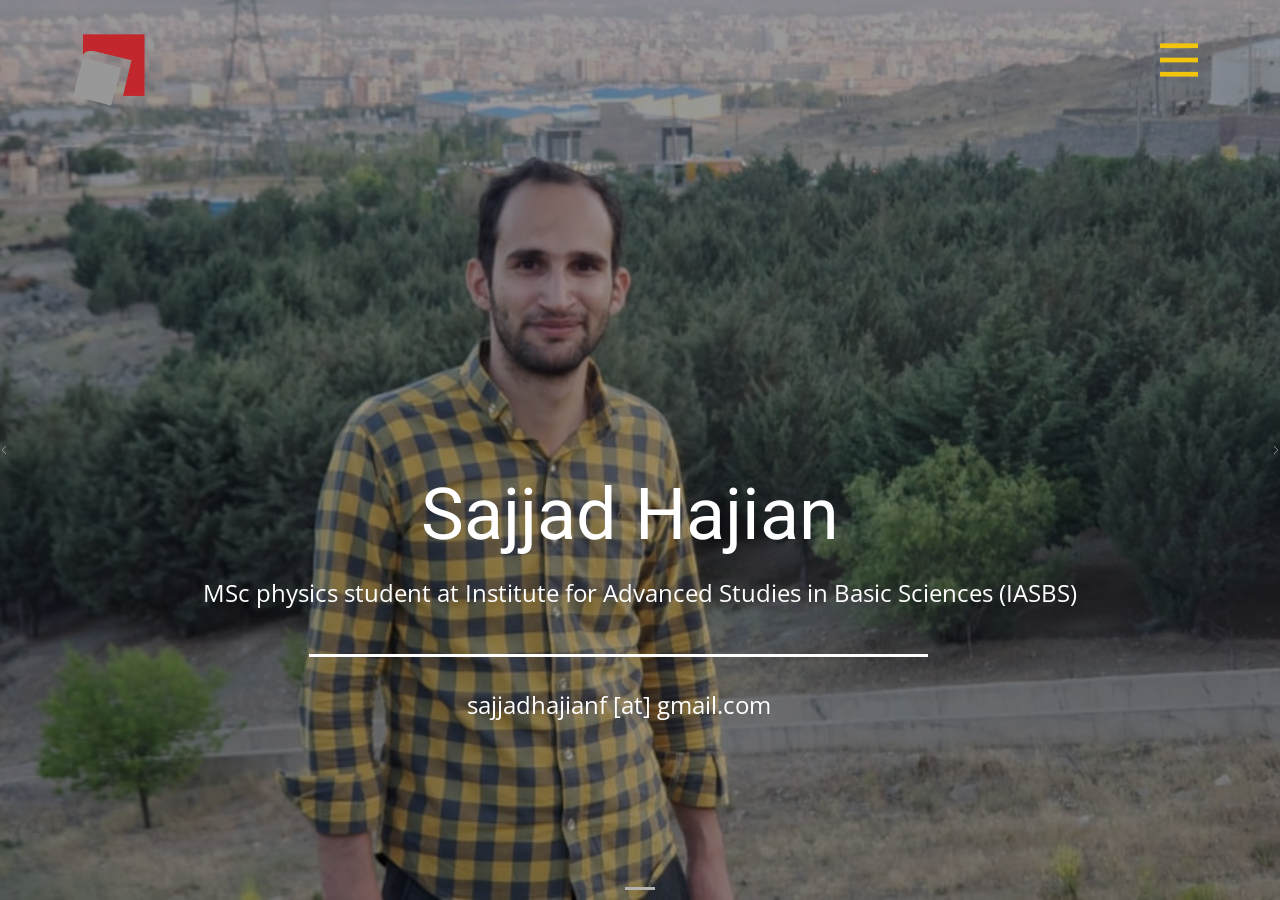
<file: index.html>
<!DOCTYPE html>
<html style="font-size: 16px;" lang="en">
<head>
    <meta name="viewport" content="width=device-width, initial-scale=1.0">
    <meta charset="utf-8">
    <meta name="keywords" content="INTUITIVE, fr45tg5, Wind power is the energy, GradientFill">
    <meta name="description" content="">
    <title>Sajjad Hajian | Home</title>
    <link rel="stylesheet" href="style/nicepage.css" media="screen">
    <link rel="stylesheet" href="style/Home.css" media="screen">
    <script class="u-script" type="text/javascript" src="script/jquery.js" defer=""></script>
    <script class="u-script" type="text/javascript" src="script/nicepage.js" defer=""></script>
    <link id="u-theme-google-font" rel="stylesheet"
          href="https://fonts.googleapis.com/css?family=Roboto:100,100i,300,300i,400,400i,500,500i,700,700i,900,900i|Open+Sans:300,300i,400,400i,500,500i,600,600i,700,700i,800,800i">


    <script type="application/ld+json">{
        "@context": "http://schema.org",
        "@type": "Organization",
        "name": "",
        "logo": "images/iasbs_logo.png"
    }</script>
    <meta name="theme-color" content="#478ac9">
    <meta property="og:title" content="Home">
    <meta property="og:type" content="website">
</head>
<body class="u-body u-overlap u-xl-mode" data-lang="en">
<header class="u-header" id="sec-ec5f" data-animation-name="" data-animation-duration="0" data-animation-delay="0"
        data-animation-direction="">
    <div class="u-clearfix u-sheet u-sheet-1">
        <a href="https://nicepage.com" class="u-image u-logo u-image-1" data-image-width="2163"
           data-image-height="2194">
            <img src="images/iasbs_logo.png" class="u-logo-image u-logo-image-1" data-image-width="80">
        </a>
        <nav data-position="" class="u-align-right u-menu u-menu-hamburger u-offcanvas u-menu-1"
             data-responsive-from="XL">
            <div class="menu-collapse" style="font-size: 1rem; letter-spacing: 0px; font-weight: 700;">
                <a class="u-button-style u-custom-active-border-color u-custom-active-color u-custom-border u-custom-border-color u-custom-borders u-custom-color u-custom-hover-border-color u-custom-left-right-menu-spacing u-custom-padding-bottom u-custom-text-active-color u-custom-text-color u-custom-text-hover-color u-custom-top-bottom-menu-spacing u-nav-link u-text-palette-3-base"
                   href="#" style="padding: 11px 12px; font-size: calc(1em + 22px);">
                    <svg class="u-svg-link" viewBox="0 0 24 24">
                        <use xmlns:xlink="http://www.w3.org/1999/xlink" xlink:href="#menu-hamburger"></use>
                    </svg>
                    <svg class="u-svg-content" version="1.1" id="menu-hamburger" viewBox="0 0 16 16" x="0px" y="0px"
                         xmlns:xlink="http://www.w3.org/1999/xlink" xmlns="http://www.w3.org/2000/svg">
                        <g>
                            <rect y="1" width="16" height="2"></rect>
                            <rect y="7" width="16" height="2"></rect>
                            <rect y="13" width="16" height="2"></rect>
                        </g>
                    </svg>
                </a>
            </div>
            <div class="u-custom-menu u-nav-container">
                <ul class="u-nav u-spacing-20 u-unstyled u-nav-1">
                    <li class="u-nav-item"><a
                            class="u-active-white u-border-active-palette-1-base u-border-hover-palette-1-base u-button-style u-nav-link u-palette-3-base u-text-active-palette-3-base u-text-hover-palette-3-base u-text-palette-3-base"
                            href="#" style="padding: 18px 28px;">Home</a>
                    </li>
                    <li class="u-nav-item"><a
                            class="u-active-white u-border-active-palette-1-base u-border-hover-palette-1-base u-button-style u-nav-link u-palette-3-base u-text-active-palette-3-base u-text-hover-palette-3-base u-text-palette-3-base"
                            style="padding: 18px 28px;">MSc Thesis</a>
                    </li>
                    <li class="u-nav-item"><a
                            class="u-active-white u-border-active-palette-1-base u-border-hover-palette-1-base u-button-style u-nav-link u-palette-3-base u-text-active-palette-3-base u-text-hover-palette-3-base u-text-palette-3-base"
                            style="padding: 18px 28px;">Research Interests</a>
                    </li>
                    <li class="u-nav-item"><a
                            class="u-active-white u-border-active-palette-1-base u-border-hover-palette-1-base u-button-style u-nav-link u-palette-3-base u-text-active-palette-3-base u-text-hover-palette-3-base u-text-palette-3-base"
                            style="padding: 18px 28px;">My Skills</a>
                    </li>
                    <li class="u-nav-item"><a
                            class="u-active-white u-border-active-palette-1-base u-border-hover-palette-1-base u-button-style u-nav-link u-palette-3-base u-text-active-palette-3-base u-text-hover-palette-3-base u-text-palette-3-base"
                            style="padding: 18px 28px;">Contact</a>
                    </li>
                </ul>
            </div>
            <div class="u-custom-menu u-nav-container-collapse">
                <div class="u-black u-container-style u-inner-container-layout u-opacity u-opacity-95 u-sidenav">
                    <div class="u-inner-container-layout u-sidenav-overflow">
                        <div class="u-menu-close"></div>
                        <ul class="u-align-center u-nav u-popupmenu-items u-unstyled u-nav-2">
<!--                            <li class="u-nav-item"><a class="u-button-style u-nav-link" href="">Home</a>-->
<!--                            </li>-->
                            <li class="u-nav-item"><a class="u-button-style u-nav-link" href="about_me.html">About Me</a>
                            </li>
                            <li class="u-nav-item"><a class="u-button-style u-nav-link" href="my_thesis_abstract.html">MSc Thesis</a>
                            </li>
                            <li class="u-nav-item"><a class="u-button-style u-nav-link" href="my_research_interests.html">Research Interests</a>
                            </li>
                            <li class="u-nav-item"><a class="u-button-style u-nav-link" href="my_skills.html">My Skills</a>
                            </li>
                            <li class="u-nav-item"><a class="u-button-style u-nav-link" href="contact.html">Contact</a>
                            </li>
                        </ul>
                    </div>
                </div>
                <div class="u-black u-menu-overlay u-opacity u-opacity-70"></div>
            </div>
        </nav>
    </div>
</header>
<section class="u-carousel u-slide u-block-f35d-1" id="carousel_2c98" data-interval="5000" data-u-ride="carousel">
    <ol class="u-absolute-hcenter u-carousel-indicators u-block-f35d-2">
        <li data-u-target="#carousel_2c98" class="u-active u-grey-30" data-u-slide-to="0"></li>
    </ol>
    <div class="u-carousel-inner" role="listbox">
        <div class="u-active u-align-center u-carousel-item u-clearfix u-image u-shading u-section-1-1" src=""
             data-image-width="1280" data-image-height="622">
            <div class="u-clearfix u-sheet u-sheet-1">
                <h1 class="u-text u-text-default u-title u-text-1">Sajjad Hajian</h1>
                <p class="u-large-text u-text u-text-variant u-text-2">MSc physics student at&nbsp;Institute for
                    Advanced Studies in Basic Sciences (IASBS)</p>
                <div class="u-border-3 u-border-white u-line u-line-horizontal u-line-1"></div>
                <p class="u-text u-text-3">
                    <a href="mailto:sajjadhajianf@gmail.com"
                       class="u-active-none u-border-none u-btn u-button-link u-button-style u-hover-none u-none u-text-body-alt-color u-btn-1">sajjadhajianf
                        [at] gmail.com</a>
                </p>
            </div>
        </div>
    </div>
    <a class="u-absolute-vcenter u-carousel-control u-carousel-control-prev u-text-grey-30 u-block-f35d-3"
       href="#carousel_2c98" role="button" data-u-slide="prev">
        <span aria-hidden="true">
          <svg class="u-svg-link" viewBox="0 0 477.175 477.175"><path d="M145.188,238.575l215.5-215.5c5.3-5.3,5.3-13.8,0-19.1s-13.8-5.3-19.1,0l-225.1,225.1c-5.3,5.3-5.3,13.8,0,19.1l225.1,225
                    c2.6,2.6,6.1,4,9.5,4s6.9-1.3,9.5-4c5.3-5.3,5.3-13.8,0-19.1L145.188,238.575z"></path></svg>
        </span>
        <span class="sr-only">Previous</span>
    </a>
    <a class="u-absolute-vcenter u-carousel-control u-carousel-control-next u-text-grey-30 u-block-f35d-4"
       href="#carousel_2c98" role="button" data-u-slide="next">
        <span aria-hidden="true">
          <svg class="u-svg-link" viewBox="0 0 477.175 477.175"><path d="M360.731,229.075l-225.1-225.1c-5.3-5.3-13.8-5.3-19.1,0s-5.3,13.8,0,19.1l215.5,215.5l-215.5,215.5
                    c-5.3,5.3-5.3,13.8,0,19.1c2.6,2.6,6.1,4,9.5,4c3.4,0,6.9-1.3,9.5-4l225.1-225.1C365.931,242.875,365.931,234.275,360.731,229.075z"></path></svg>
        </span>
        <span class="sr-only">Next</span>
    </a>
</section>

</body>
</html>
</file>
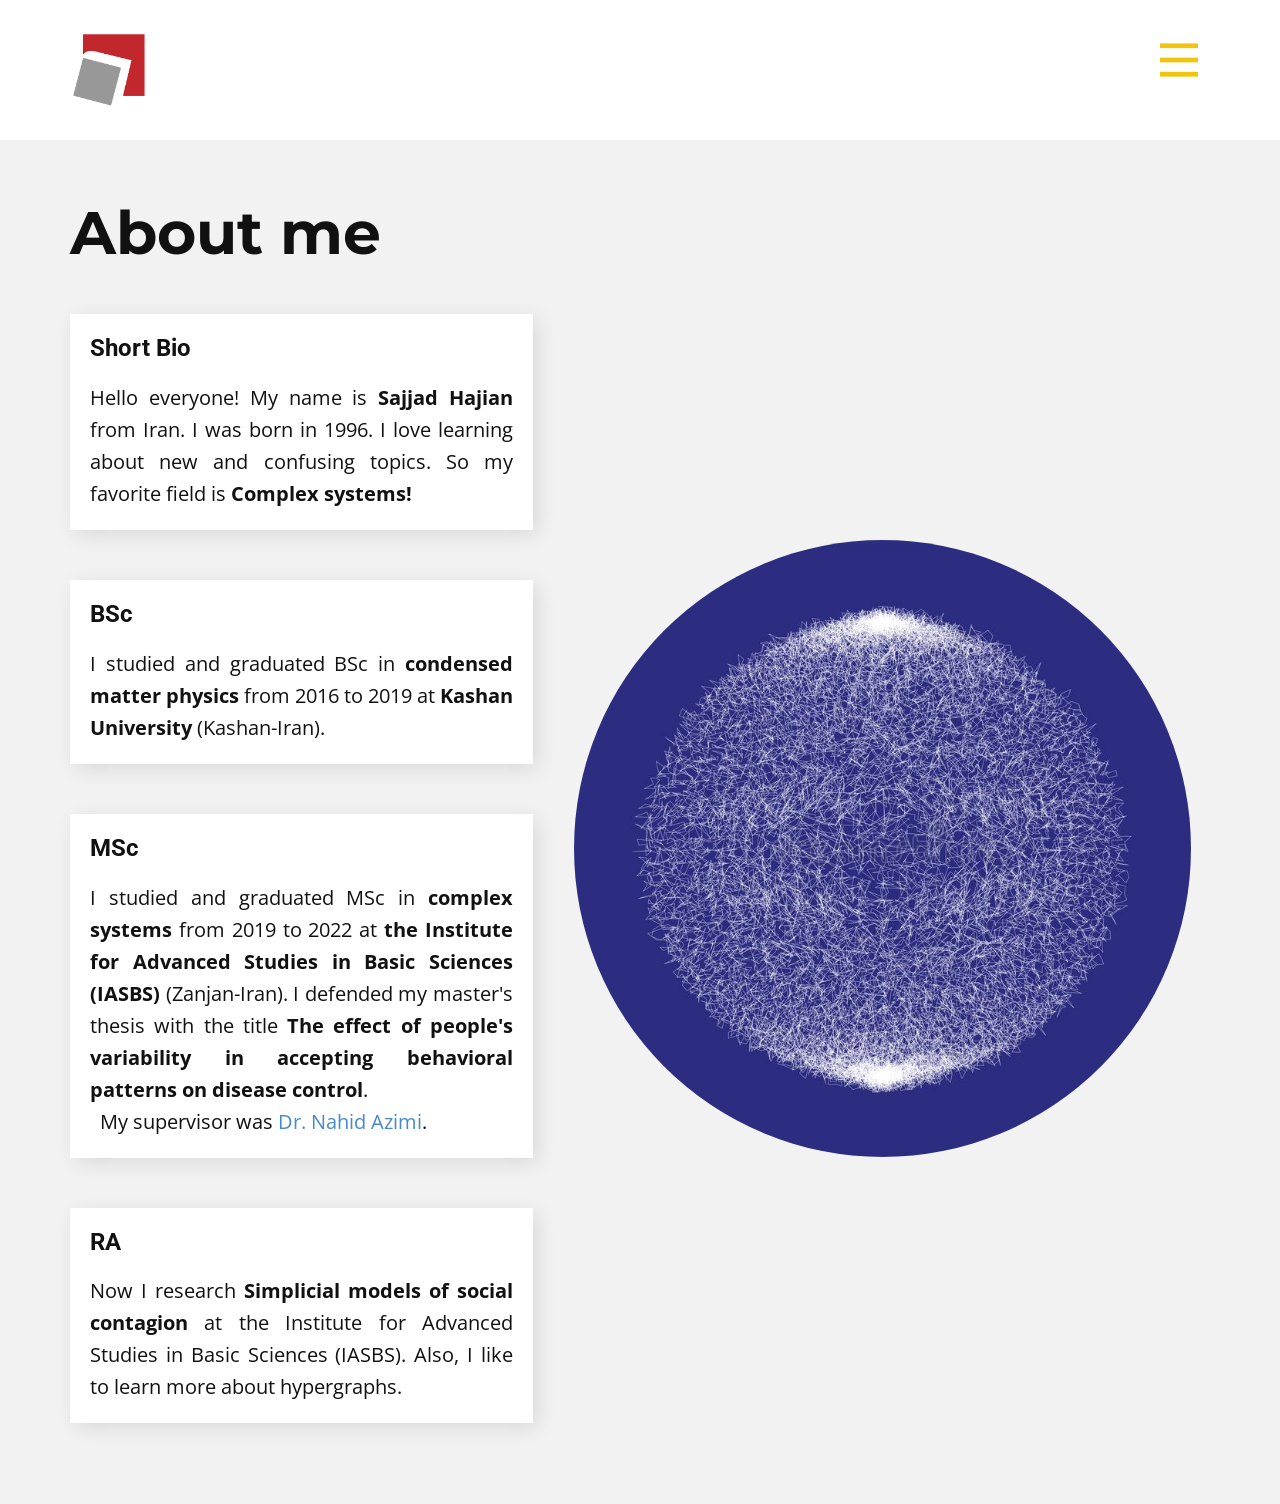
<file: about_me.html>
<!DOCTYPE html>
<html style="font-size: 16px;" lang="en">
<head>
    <meta name="viewport" content="width=device-width, initial-scale=1.0">
    <meta charset="utf-8">
    <meta name="keywords" content="​About me">
    <meta name="description" content="">
    <title>Sajjad Hajian | About Me</title>
    <link rel="stylesheet" href="style/nicepage.css" media="screen">
    <link rel="stylesheet" href="style/About-me.css" media="screen">
    <script class="u-script" type="text/javascript" src="script/jquery.js" defer=""></script>
    <script class="u-script" type="text/javascript" src="script/nicepage.js" defer=""></script>

    <link id="u-theme-google-font" rel="stylesheet"
          href="https://fonts.googleapis.com/css?family=Roboto:100,100i,300,300i,400,400i,500,500i,700,700i,900,900i|Open+Sans:300,300i,400,400i,500,500i,600,600i,700,700i,800,800i">
    <link id="u-page-google-font" rel="stylesheet"
          href="https://fonts.googleapis.com/css?family=Montserrat:100,100i,200,200i,300,300i,400,400i,500,500i,600,600i,700,700i,800,800i,900,900i">


    <script type="application/ld+json">{
        "@context": "http://schema.org",
        "@type": "Organization",
        "name": "",
        "logo": "images/iasbs_logo.png"
    }</script>
    <meta name="theme-color" content="#478ac9">
    <meta property="og:title" content="Page 1">
    <meta property="og:type" content="website">
</head>
<body class="u-body u-xl-mode" data-lang="en">
<header class="u-header" id="sec-ec5f" data-animation-name="" data-animation-duration="0" data-animation-delay="0"
        data-animation-direction="">
    <div class="u-clearfix u-sheet u-sheet-1">
        <a href="https://nicepage.com" class="u-image u-logo u-image-1" data-image-width="2163"
           data-image-height="2194">
            <img src="images/iasbs_logo.png" class="u-logo-image u-logo-image-1" data-image-width="80">
        </a>
        <nav data-position="" class="u-align-right u-menu u-menu-hamburger u-offcanvas u-menu-1"
             data-responsive-from="XL">
            <div class="menu-collapse" style="font-size: 1rem; letter-spacing: 0px; font-weight: 700;">
                <a class="u-button-style u-custom-active-border-color u-custom-active-color u-custom-border u-custom-border-color u-custom-borders u-custom-color u-custom-hover-border-color u-custom-left-right-menu-spacing u-custom-padding-bottom u-custom-text-active-color u-custom-text-color u-custom-text-hover-color u-custom-top-bottom-menu-spacing u-nav-link u-text-palette-3-base"
                   href="#" style="padding: 11px 12px; font-size: calc(1em + 22px);">
                    <svg class="u-svg-link" viewBox="0 0 24 24">
                        <use xmlns:xlink="http://www.w3.org/1999/xlink" xlink:href="#menu-hamburger"></use>
                    </svg>
                    <svg class="u-svg-content" version="1.1" id="menu-hamburger" viewBox="0 0 16 16" x="0px" y="0px"
                         xmlns:xlink="http://www.w3.org/1999/xlink" xmlns="http://www.w3.org/2000/svg">
                        <g>
                            <rect y="1" width="16" height="2"></rect>
                            <rect y="7" width="16" height="2"></rect>
                            <rect y="13" width="16" height="2"></rect>
                        </g>
                    </svg>
                </a>
            </div>
            <div class="u-custom-menu u-nav-container">
                <ul class="u-nav u-spacing-20 u-unstyled u-nav-1">
                    <li class="u-nav-item"><a
                            class="u-active-white u-border-active-palette-1-base u-border-hover-palette-1-base u-button-style u-nav-link u-palette-3-base u-text-active-palette-3-base u-text-hover-palette-3-base u-text-palette-3-base"
                            href="#" style="padding: 18px 28px;">Home</a>
                    </li>
                    <li class="u-nav-item"><a
                            class="u-active-white u-border-active-palette-1-base u-border-hover-palette-1-base u-button-style u-nav-link u-palette-3-base u-text-active-palette-3-base u-text-hover-palette-3-base u-text-palette-3-base"
                            style="padding: 18px 28px;">MSc Thesis</a>
                    </li>
                    <li class="u-nav-item"><a
                            class="u-active-white u-border-active-palette-1-base u-border-hover-palette-1-base u-button-style u-nav-link u-palette-3-base u-text-active-palette-3-base u-text-hover-palette-3-base u-text-palette-3-base"
                            style="padding: 18px 28px;">Research Interests</a>
                    </li>
                    <li class="u-nav-item"><a
                            class="u-active-white u-border-active-palette-1-base u-border-hover-palette-1-base u-button-style u-nav-link u-palette-3-base u-text-active-palette-3-base u-text-hover-palette-3-base u-text-palette-3-base"
                            style="padding: 18px 28px;">My Skills</a>
                    </li>
                    <li class="u-nav-item"><a
                            class="u-active-white u-border-active-palette-1-base u-border-hover-palette-1-base u-button-style u-nav-link u-palette-3-base u-text-active-palette-3-base u-text-hover-palette-3-base u-text-palette-3-base"
                            style="padding: 18px 28px;">Contact</a>
                    </li>
                </ul>
            </div>
            <div class="u-custom-menu u-nav-container-collapse">
                <div class="u-black u-container-style u-inner-container-layout u-opacity u-opacity-95 u-sidenav">
                    <div class="u-inner-container-layout u-sidenav-overflow">
                        <div class="u-menu-close"></div>
                        <ul class="u-align-center u-nav u-popupmenu-items u-unstyled u-nav-2">
                            <li class="u-nav-item"><a class="u-button-style u-nav-link" href="home.html">Home</a>
                            </li>
<!--                            <li class="u-nav-item"><a class="u-button-style u-nav-link" href="about_me.html">About Me</a>-->
<!--                            </li>-->
                            <li class="u-nav-item"><a class="u-button-style u-nav-link" href="my_thesis_abstract.html">MSc Thesis</a>
                            </li>
                            <li class="u-nav-item"><a class="u-button-style u-nav-link" href="my_research_interests.html">Research Interests</a>
                            </li>
                            <li class="u-nav-item"><a class="u-button-style u-nav-link" href="my_skills.html">My Skills</a>
                            </li>
                            <li class="u-nav-item"><a class="u-button-style u-nav-link" href="contact.html">Contact</a>
                            </li>
                        </ul>
                    </div>
                </div>
                <div class="u-black u-menu-overlay u-opacity u-opacity-70"></div>
            </div>
        </nav>
    </div>
</header>
<section
        class="u-align-left u-clearfix u-container-align-center-md u-container-align-center-sm u-container-align-center-xs u-grey-5 u-section-1"
        id="carousel_4441">
    <div class="u-clearfix u-sheet u-sheet-1">
        <h2 class="u-align-center-md u-align-center-sm u-align-center-xs u-custom-font u-font-montserrat u-text u-text-1">
            About me</h2>
        <div class="u-expanded-width-md u-expanded-width-sm u-expanded-width-xs u-list u-list-1">
            <div class="u-repeater u-repeater-1">
                <div class="u-container-style u-list-item u-repeater-item u-white u-list-item-1">
                    <div class="u-container-layout u-similar-container u-valign-bottom u-container-layout-1">
                        <h4 class="u-align-left u-text u-text-2"> Short Bio</h4>
                        <p class="u-align-justify u-text u-text-default u-text-3">Hello everyone! My name is <span
                                style="font-weight: 700;">Sajjad Hajian</span> from Iran. I was born in 1996. I love
                            learning about new and confusing topics. So my favorite field is<span
                                    style="font-weight: 700;"> Complex systems!</span>
                        </p>
                    </div>
                </div>
                <div class="u-container-style u-list-item u-repeater-item u-video-cover u-white u-list-item-2">
                    <div class="u-container-layout u-similar-container u-valign-bottom u-container-layout-2">
                        <h4 class="u-align-left u-text u-text-4"> BSc</h4>
                        <p class="u-align-justify u-text u-text-default u-text-5">I studied and graduated BSc in<span
                                style="font-weight: 700;">&nbsp;condensed matter physics</span>&nbsp;from 2016 to 2019
                            at&nbsp;<span style="font-weight: 700;">Kashan University</span>&nbsp;(Kashan-Iran).
                        </p>
                    </div>
                </div>
                <div class="u-container-style u-list-item u-repeater-item u-video-cover u-white u-list-item-3">
                    <div class="u-container-layout u-similar-container u-valign-bottom u-container-layout-3">
                        <h4 class="u-align-left u-text u-text-6">MSc</h4>
                        <p class="u-align-justify u-text u-text-default u-text-7"> I studied and graduated MSc in <span
                                style="font-weight: 700;">complex systems</span> from 2019 to 2022 at&nbsp;<span
                                style="font-weight: 700;">the Institute for Advanced Studies in Basic Sciences (IASBS)</span>&nbsp;(Zanjan-Iran).
                            I defended my master's thesis with the title&nbsp;<span style="font-weight: 700;">The effect of people's variability in accepting behavioral patterns on disease control</span>.<br>&nbsp;&nbsp;My
                            supervisor was&nbsp;<a
                                    href="https://scholar.google.com/citations?hl=fa&amp;user=82vnghgAAAAJ"
                                    class="u-active-none u-border-none u-btn u-button-style u-hover-none u-none u-text-palette-1-base u-btn-1">Dr.
                                Nahid Azimi</a>.
                        </p>
                    </div>
                </div>
                <div class="u-container-style u-list-item u-repeater-item u-video-cover u-white u-list-item-4">
                    <div class="u-container-layout u-similar-container u-valign-bottom u-container-layout-4">
                        <h4 class="u-align-left u-text u-text-8">RA</h4>
                        <p class="u-align-justify u-text u-text-default u-text-9">Now I research<span
                                style="font-weight: 700;">&nbsp;Simplicial models of social contagion</span>&nbsp;at the
                            Institute for Advanced Studies in Basic Sciences (IASBS). Also, I like to learn more about
                            hypergraphs.
                        </p>
                    </div>
                </div>
            </div>
        </div>
        <div class="u-image u-image-circle u-preserve-proportions u-image-1" alt="" data-image-width="800"
             data-image-height="800"></div>
    </div>
</section>


</body>
</html>
</file>
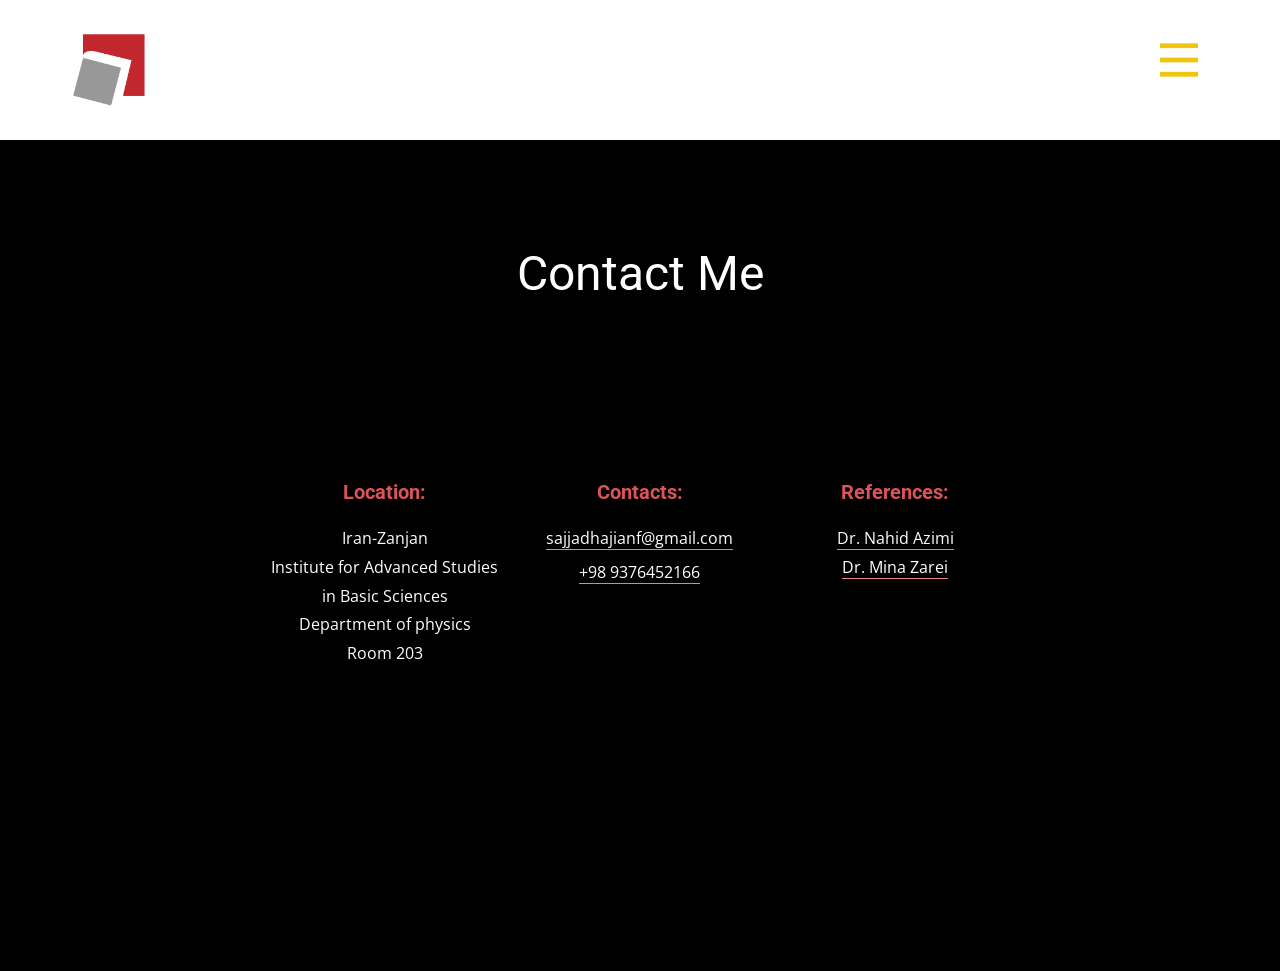
<file: contact.html>
<!DOCTYPE html>
<html style="font-size: 16px;" lang="en">
<head>
    <meta name="viewport" content="width=device-width, initial-scale=1.0">
    <meta charset="utf-8">
    <meta name="keywords" content="C​ontact Me">
    <meta name="description" content="">
    <title>Sajjad Hajian | My Skills</title>
    <link rel="stylesheet" href="style/nicepage.css" media="screen">
    <link rel="stylesheet" href="style/My-Skills.css" media="screen">
    <script class="u-script" type="text/javascript" src="script/jquery.js" defer=""></script>
    <script class="u-script" type="text/javascript" src="script/nicepage.js" defer=""></script>
    <link id="u-theme-google-font" rel="stylesheet"
          href="https://fonts.googleapis.com/css?family=Roboto:100,100i,300,300i,400,400i,500,500i,700,700i,900,900i|Open+Sans:300,300i,400,400i,500,500i,600,600i,700,700i,800,800i">


    <script type="application/ld+json">{
        "@context": "http://schema.org",
        "@type": "Organization",
        "name": "",
        "logo": "images/iasbs_logo.png"
    }</script>
    <meta name="theme-color" content="#478ac9">
    <meta property="og:title" content="My Skills">
    <meta property="og:type" content="website">
</head>
<body class="u-body u-xl-mode" data-lang="en">
<header class="u-header" id="sec-ec5f" data-animation-name="" data-animation-duration="0" data-animation-delay="0"
        data-animation-direction="">
    <div class="u-clearfix u-sheet u-sheet-1">
        <a href="https://nicepage.com" class="u-image u-logo u-image-1" data-image-width="2163"
           data-image-height="2194">
            <img src="images/iasbs_logo.png" class="u-logo-image u-logo-image-1" data-image-width="80">
        </a>
        <nav data-position="" class="u-align-right u-menu u-menu-hamburger u-offcanvas u-menu-1"
             data-responsive-from="XL">
            <div class="menu-collapse" style="font-size: 1rem; letter-spacing: 0px; font-weight: 700;">
                <a class="u-button-style u-custom-active-border-color u-custom-active-color u-custom-border u-custom-border-color u-custom-borders u-custom-color u-custom-hover-border-color u-custom-left-right-menu-spacing u-custom-padding-bottom u-custom-text-active-color u-custom-text-color u-custom-text-hover-color u-custom-top-bottom-menu-spacing u-nav-link u-text-palette-3-base"
                   href="#" style="padding: 11px 12px; font-size: calc(1em + 22px);">
                    <svg class="u-svg-link" viewBox="0 0 24 24">
                        <use xmlns:xlink="http://www.w3.org/1999/xlink" xlink:href="#menu-hamburger"></use>
                    </svg>
                    <svg class="u-svg-content" version="1.1" id="menu-hamburger" viewBox="0 0 16 16" x="0px" y="0px"
                         xmlns:xlink="http://www.w3.org/1999/xlink" xmlns="http://www.w3.org/2000/svg">
                        <g>
                            <rect y="1" width="16" height="2"></rect>
                            <rect y="7" width="16" height="2"></rect>
                            <rect y="13" width="16" height="2"></rect>
                        </g>
                    </svg>
                </a>
            </div>
            <div class="u-custom-menu u-nav-container">
                <ul class="u-nav u-spacing-20 u-unstyled u-nav-1">
                    <li class="u-nav-item"><a
                            class="u-active-white u-border-active-palette-1-base u-border-hover-palette-1-base u-button-style u-nav-link u-palette-3-base u-text-active-palette-3-base u-text-hover-palette-3-base u-text-palette-3-base"
                            href="#" style="padding: 18px 28px;">Home</a>
                    </li>
                    <li class="u-nav-item"><a
                            class="u-active-white u-border-active-palette-1-base u-border-hover-palette-1-base u-button-style u-nav-link u-palette-3-base u-text-active-palette-3-base u-text-hover-palette-3-base u-text-palette-3-base"
                            style="padding: 18px 28px;">MSc Thesis</a>
                    </li>
                    <li class="u-nav-item"><a
                            class="u-active-white u-border-active-palette-1-base u-border-hover-palette-1-base u-button-style u-nav-link u-palette-3-base u-text-active-palette-3-base u-text-hover-palette-3-base u-text-palette-3-base"
                            style="padding: 18px 28px;">Research Interests</a>
                    </li>
                    <li class="u-nav-item"><a
                            class="u-active-white u-border-active-palette-1-base u-border-hover-palette-1-base u-button-style u-nav-link u-palette-3-base u-text-active-palette-3-base u-text-hover-palette-3-base u-text-palette-3-base"
                            style="padding: 18px 28px;">My Skills</a>
                    </li>
                    <li class="u-nav-item"><a
                            class="u-active-white u-border-active-palette-1-base u-border-hover-palette-1-base u-button-style u-nav-link u-palette-3-base u-text-active-palette-3-base u-text-hover-palette-3-base u-text-palette-3-base"
                            style="padding: 18px 28px;">Contact</a>
                    </li>
                </ul>
            </div>
            <div class="u-custom-menu u-nav-container-collapse">
                <div class="u-black u-container-style u-inner-container-layout u-opacity u-opacity-95 u-sidenav">
                    <div class="u-inner-container-layout u-sidenav-overflow">
                        <div class="u-menu-close"></div>
                        <ul class="u-align-center u-nav u-popupmenu-items u-unstyled u-nav-2">
                            <li class="u-nav-item"><a class="u-button-style u-nav-link" href="home.html">Home</a>
                            </li>
                            <li class="u-nav-item"><a class="u-button-style u-nav-link" href="about_me.html">About
                                Me</a>
                            </li>
                            <li class="u-nav-item"><a class="u-button-style u-nav-link" href="my_thesis_abstract.html">MSc
                                Thesis</a>
                            </li>
                            <li class="u-nav-item"><a class="u-button-style u-nav-link"
                                                      href="my_research_interests.html">Research Interests</a>
                            </li>
                            <li class="u-nav-item"><a class="u-button-style u-nav-link" href="my_skills.html">My Skills</a>
                            </li>
<!--                            <li class="u-nav-item"><a class="u-button-style u-nav-link" href="#">Contact</a>-->
<!--                            </li>-->
                        </ul>
                    </div>
                </div>
                <div class="u-black u-menu-overlay u-opacity u-opacity-70"></div>
            </div>
        </nav>
    </div>
</header>
<section class="u-align-center u-black u-clearfix u-container-align-center u-section-2" id="carousel_4f79">
    <div class="u-clearfix u-sheet u-valign-middle-md u-valign-middle-sm u-valign-middle-xs u-sheet-1">
        <h2 class="u-align-center u-text u-text-1">C​ontact Me</h2>
        <div class="u-expanded-width-md u-expanded-width-sm u-expanded-width-xs u-list u-list-1">
            <div class="u-repeater u-repeater-1">
                <div class="u-container-align-center u-container-style u-list-item u-repeater-item">
                    <div class="u-container-layout u-similar-container u-valign-top u-container-layout-1">
                        <h6 class="u-align-center u-text u-text-default u-text-palette-2-base u-text-2"> Location:</h6>
                        <p class="u-align-center u-text u-text-body-alt-color u-text-3">Iran-Zanjan<br>Institute for
                            Advanced Studies in Basic Sciences<br>Department of physics<br>Room 203
                        </p>
                    </div>
                </div>
                <div class="u-container-align-center u-container-style u-list-item u-repeater-item">
                    <div class="u-container-layout u-similar-container u-valign-top u-container-layout-2">
                        <h6 class="u-align-center u-text u-text-default u-text-palette-2-base u-text-4">Contacts:</h6>
                        <p class="u-align-center u-text u-text-body-alt-color u-text-5">
                            <a href="mailto:sajjadhajianf@gmail.com"
                               class="u-active-none u-border-1 u-border-active-palette-2-base u-border-hover-palette-2-base u-border-no-left u-border-no-right u-border-no-top u-border-palette-2-light-1 u-btn u-button-link u-button-style u-hover-none u-none u-text-body-alt-color u-btn-1"
                               data-animation-name="" data-animation-duration="0" data-animation-delay="0"
                               data-animation-direction="">sajjadhajianf@gmail.com</a>
                            <br>
                            <a href="tel:+98 9376452166"
                               class="u-active-none u-border-1 u-border-active-palette-2-base u-border-hover-palette-2-base u-border-no-left u-border-no-right u-border-no-top u-border-palette-2-light-1 u-btn u-button-link u-button-style u-hover-none u-none u-text-body-alt-color u-btn-2"
                               data-animation-name="" data-animation-duration="0" data-animation-delay="0"
                               data-animation-direction="">+98 9376452166<span style="font-size: 1.25rem;"></span>
                            </a>
                        </p>
                    </div>
                </div>
                <div class="u-container-align-center u-container-style u-list-item u-repeater-item">
                    <div class="u-container-layout u-similar-container u-valign-top u-container-layout-3">
                        <h6 class="u-align-center u-text u-text-default u-text-palette-2-base u-text-6">References:</h6>
                        <p class="u-align-center u-text u-text-body-alt-color u-text-7">
                            <a href="mailto:n.azimi@iasbs.ac.ir"
                               class="u-active-none u-border-1 u-border-active-palette-2-base u-border-hover-palette-2-base u-border-no-left u-border-no-right u-border-no-top u-border-palette-2-light-1 u-btn u-button-link u-button-style u-hover-none u-none u-text-body-alt-color u-btn-3"
                               target="_blank" data-animation-name="" data-animation-duration="0"
                               data-animation-delay="0" data-animation-direction="">Dr. Nahid Azimi</a>
                            <br>
                            <a href="mailto:mina.zarei@iasbs.ac.ir"
                               class="u-active-none u-border-1 u-border-active-palette-2-base u-border-hover-palette-2-base u-border-no-left u-border-no-right u-border-no-top u-border-palette-2-light-1 u-btn u-button-link u-button-style u-hover-none u-none u-text-body-alt-color u-btn-4"
                               data-animation-name="" data-animation-duration="0" data-animation-delay="0"
                               data-animation-direction="">Dr. Mina Zarei</a>
                        </p>
                    </div>
                </div>
            </div>
        </div>
    </div>
</section>

</body>
</html>
</file>
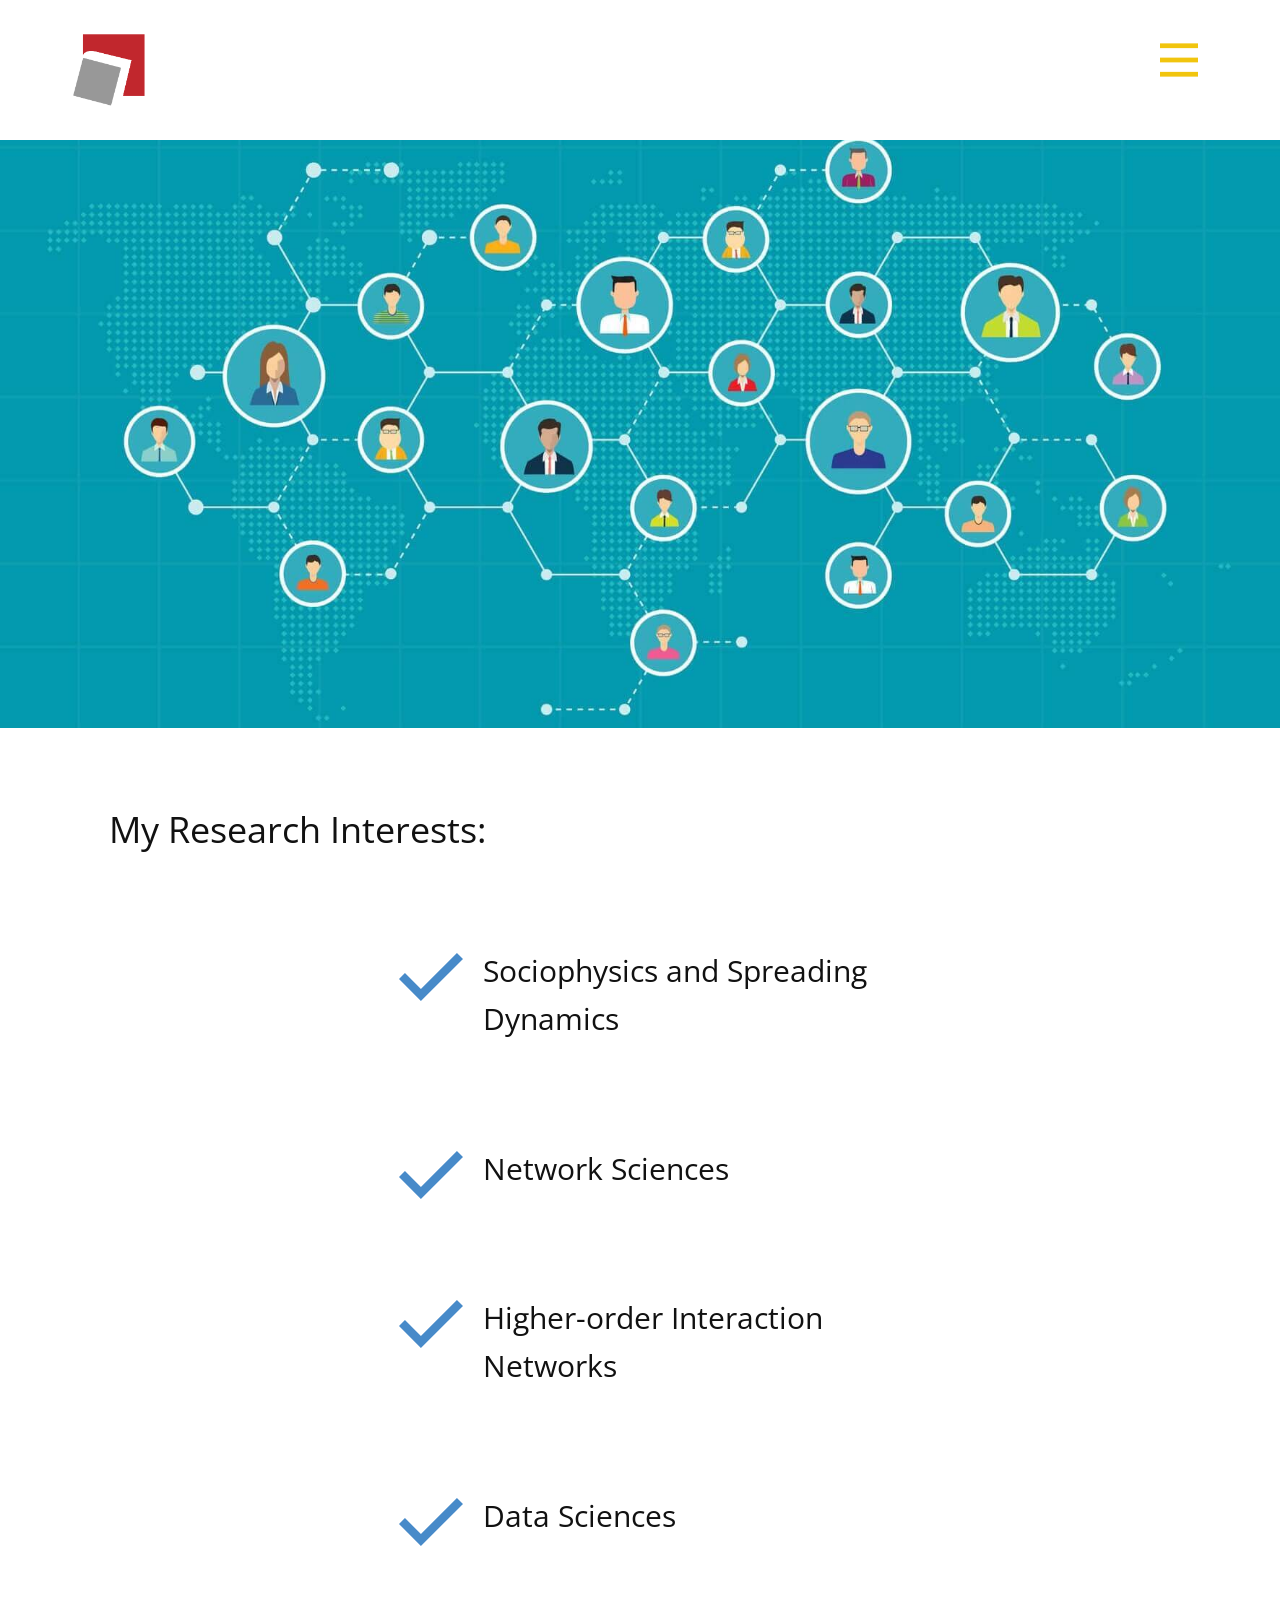
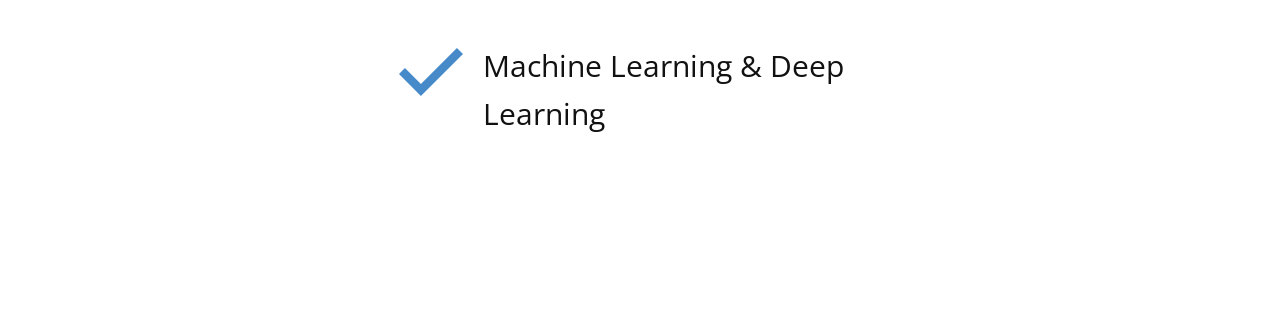
<file: my_research_interests.html>
<!DOCTYPE html>
<html style="font-size: 16px;" lang="en">
<head>
    <meta name="viewport" content="width=device-width, initial-scale=1.0">
    <meta charset="utf-8">
    <meta name="keywords" content="">
    <meta name="description" content="">
    <title>Sajjad Hajian | My Research Interests</title>
    <link rel="stylesheet" href="style/nicepage.css" media="screen">
    <link rel="stylesheet" href="style/My-Research-Interests.css" media="screen">
    <script class="u-script" type="text/javascript" src="script/jquery.js" defer=""></script>
    <script class="u-script" type="text/javascript" src="script/nicepage.js" defer=""></script>
    <link id="u-theme-google-font" rel="stylesheet"
          href="https://fonts.googleapis.com/css?family=Roboto:100,100i,300,300i,400,400i,500,500i,700,700i,900,900i|Open+Sans:300,300i,400,400i,500,500i,600,600i,700,700i,800,800i">


    <script type="application/ld+json">{
        "@context": "http://schema.org",
        "@type": "Organization",
        "name": "",
        "logo": "images/iasbs_logo.png"
    }</script>
    <meta name="theme-color" content="#478ac9">
    <meta property="og:title" content="My Research Interests">
    <meta property="og:type" content="website">
</head>
<body class="u-body u-xl-mode" data-lang="en">
<header class="u-header" id="sec-ec5f" data-animation-name="" data-animation-duration="0" data-animation-delay="0"
        data-animation-direction="">
    <div class="u-clearfix u-sheet u-sheet-1">
        <a href="https://nicepage.com" class="u-image u-logo u-image-1" data-image-width="2163"
           data-image-height="2194">
            <img src="images/iasbs_logo.png" class="u-logo-image u-logo-image-1" data-image-width="80">
        </a>
        <nav data-position="" class="u-align-right u-menu u-menu-hamburger u-offcanvas u-menu-1"
             data-responsive-from="XL">
            <div class="menu-collapse" style="font-size: 1rem; letter-spacing: 0px; font-weight: 700;">
                <a class="u-button-style u-custom-active-border-color u-custom-active-color u-custom-border u-custom-border-color u-custom-borders u-custom-color u-custom-hover-border-color u-custom-left-right-menu-spacing u-custom-padding-bottom u-custom-text-active-color u-custom-text-color u-custom-text-hover-color u-custom-top-bottom-menu-spacing u-nav-link u-text-palette-3-base"
                   href="#" style="padding: 11px 12px; font-size: calc(1em + 22px);">
                    <svg class="u-svg-link" viewBox="0 0 24 24">
                        <use xmlns:xlink="http://www.w3.org/1999/xlink" xlink:href="#menu-hamburger"></use>
                    </svg>
                    <svg class="u-svg-content" version="1.1" id="menu-hamburger" viewBox="0 0 16 16" x="0px" y="0px"
                         xmlns:xlink="http://www.w3.org/1999/xlink" xmlns="http://www.w3.org/2000/svg">
                        <g>
                            <rect y="1" width="16" height="2"></rect>
                            <rect y="7" width="16" height="2"></rect>
                            <rect y="13" width="16" height="2"></rect>
                        </g>
                    </svg>
                </a>
            </div>
            <div class="u-custom-menu u-nav-container">
                <ul class="u-nav u-spacing-20 u-unstyled u-nav-1">
                    <li class="u-nav-item"><a
                            class="u-active-white u-border-active-palette-1-base u-border-hover-palette-1-base u-button-style u-nav-link u-palette-3-base u-text-active-palette-3-base u-text-hover-palette-3-base u-text-palette-3-base"
                            href="#" style="padding: 18px 28px;">Home</a>
                    </li>
                    <li class="u-nav-item"><a
                            class="u-active-white u-border-active-palette-1-base u-border-hover-palette-1-base u-button-style u-nav-link u-palette-3-base u-text-active-palette-3-base u-text-hover-palette-3-base u-text-palette-3-base"
                            style="padding: 18px 28px;">MSc Thesis</a>
                    </li>
                    <li class="u-nav-item"><a
                            class="u-active-white u-border-active-palette-1-base u-border-hover-palette-1-base u-button-style u-nav-link u-palette-3-base u-text-active-palette-3-base u-text-hover-palette-3-base u-text-palette-3-base"
                            style="padding: 18px 28px;">Research Interests</a>
                    </li>
                    <li class="u-nav-item"><a
                            class="u-active-white u-border-active-palette-1-base u-border-hover-palette-1-base u-button-style u-nav-link u-palette-3-base u-text-active-palette-3-base u-text-hover-palette-3-base u-text-palette-3-base"
                            style="padding: 18px 28px;">My Skills</a>
                    </li>
                    <li class="u-nav-item"><a
                            class="u-active-white u-border-active-palette-1-base u-border-hover-palette-1-base u-button-style u-nav-link u-palette-3-base u-text-active-palette-3-base u-text-hover-palette-3-base u-text-palette-3-base"
                            style="padding: 18px 28px;">Contact</a>
                    </li>
                </ul>
            </div>
            <div class="u-custom-menu u-nav-container-collapse">
                <div class="u-black u-container-style u-inner-container-layout u-opacity u-opacity-95 u-sidenav">
                    <div class="u-inner-container-layout u-sidenav-overflow">
                        <div class="u-menu-close"></div>
                        <ul class="u-align-center u-nav u-popupmenu-items u-unstyled u-nav-2">
                            <li class="u-nav-item"><a class="u-button-style u-nav-link" href="home.html">Home</a>
                            </li>
                            <li class="u-nav-item"><a class="u-button-style u-nav-link" href="about_me.html">About Me</a>
                            </li>
                            <li class="u-nav-item"><a class="u-button-style u-nav-link" href="my_thesis_abstract.html">MSc Thesis</a>
                            </li>
<!--                            <li class="u-nav-item"><a class="u-button-style u-nav-link" href="my_research_interests.html">Research Interests</a>-->
<!--                            </li>-->
                            <li class="u-nav-item"><a class="u-button-style u-nav-link" href="my_skills.html">My Skills</a>
                            </li>
                            <li class="u-nav-item"><a class="u-button-style u-nav-link" href="contact.html">Contact</a>
                            </li>
                        </ul>
                    </div>
                </div>
                <div class="u-black u-menu-overlay u-opacity u-opacity-70"></div>
            </div>
        </nav>
    </div>
</header>
<section class="u-align-center u-clearfix u-container-align-center u-image u-section-1" id="sec-5ad5"
         data-image-width="1772" data-image-height="833">
    <div class="u-clearfix u-sheet u-sheet-1"></div>
</section>
<section class="u-clearfix u-section-2" id="sec-a497">
    <div class="u-clearfix u-sheet u-sheet-1">
        <p class="u-text u-text-default u-text-1">My Research Interests:</p>
        <div class="u-list u-list-1">
            <div class="u-repeater u-repeater-1">
                <div class="u-container-style u-list-item u-repeater-item">
                    <div class="u-container-layout u-similar-container u-container-layout-1"><span
                            class="u-icon u-icon-circle u-text-palette-1-base u-icon-1"><svg class="u-svg-link"
                                                                                             preserveAspectRatio="xMidYMin slice"
                                                                                             viewBox="0 0 515.556 515.556"
                                                                                             style=""><use
                            xmlns:xlink="http://www.w3.org/1999/xlink" xlink:href="#svg-0327"></use></svg><svg
                            class="u-svg-content" viewBox="0 0 515.556 515.556" id="svg-0327"><path
                            d="m0 274.226 176.549 176.886 339.007-338.672-48.67-47.997-290.337 290-128.553-128.552z"></path></svg>
            
            
          </span>
                        <p class="u-text u-text-2">Sociophysics and Spreading Dynamics</p>
                    </div>
                </div>
                <div class="u-container-style u-list-item u-repeater-item">
                    <div class="u-container-layout u-similar-container u-container-layout-2"><span
                            class="u-icon u-icon-circle u-text-palette-1-base u-icon-2"><svg class="u-svg-link"
                                                                                             preserveAspectRatio="xMidYMin slice"
                                                                                             viewBox="0 0 515.556 515.556"
                                                                                             style=""><use
                            xmlns:xlink="http://www.w3.org/1999/xlink" xlink:href="#svg-69c0"></use></svg><svg
                            class="u-svg-content" viewBox="0 0 515.556 515.556" id="svg-69c0"><path
                            d="m0 274.226 176.549 176.886 339.007-338.672-48.67-47.997-290.337 290-128.553-128.552z"></path></svg>
            
            
          </span>
                        <p class="u-text u-text-3">Network Sciences</p>
                    </div>
                </div>
                <div class="u-container-style u-list-item u-repeater-item">
                    <div class="u-container-layout u-similar-container u-container-layout-3"><span
                            class="u-icon u-icon-circle u-text-palette-1-base u-icon-3"><svg class="u-svg-link"
                                                                                             preserveAspectRatio="xMidYMin slice"
                                                                                             viewBox="0 0 515.556 515.556"
                                                                                             style=""><use
                            xmlns:xlink="http://www.w3.org/1999/xlink" xlink:href="#svg-8deb"></use></svg><svg
                            class="u-svg-content" viewBox="0 0 515.556 515.556" id="svg-8deb"><path
                            d="m0 274.226 176.549 176.886 339.007-338.672-48.67-47.997-290.337 290-128.553-128.552z"></path></svg>
            
            
          </span>
                        <p class="u-text u-text-4">Higher-order Interaction Networks</p>
                    </div>
                </div>
                <div class="u-container-style u-list-item u-repeater-item">
                    <div class="u-container-layout u-similar-container u-container-layout-4"><span
                            class="u-icon u-icon-circle u-text-palette-1-base u-icon-4"><svg class="u-svg-link"
                                                                                             preserveAspectRatio="xMidYMin slice"
                                                                                             viewBox="0 0 515.556 515.556"
                                                                                             style=""><use
                            xmlns:xlink="http://www.w3.org/1999/xlink" xlink:href="#svg-8deb"></use></svg><svg
                            class="u-svg-content" viewBox="0 0 515.556 515.556" id="svg-8deb"><path
                            d="m0 274.226 176.549 176.886 339.007-338.672-48.67-47.997-290.337 290-128.553-128.552z"></path></svg>
            
            
          </span>
                        <p class="u-text u-text-5">Data Sciences</p>
                    </div>
                </div>
                <div class="u-container-style u-list-item u-repeater-item">
                    <div class="u-container-layout u-similar-container u-container-layout-5"><span
                            class="u-icon u-icon-circle u-text-palette-1-base u-icon-5"><svg class="u-svg-link"
                                                                                             preserveAspectRatio="xMidYMin slice"
                                                                                             viewBox="0 0 515.556 515.556"
                                                                                             style=""><use
                            xmlns:xlink="http://www.w3.org/1999/xlink" xlink:href="#svg-8deb"></use></svg><svg
                            class="u-svg-content" viewBox="0 0 515.556 515.556" id="svg-8deb"><path
                            d="m0 274.226 176.549 176.886 339.007-338.672-48.67-47.997-290.337 290-128.553-128.552z"></path></svg>
            
            
          </span>
                        <p class="u-text u-text-6">Machine Learning &amp; Deep Learning</p>
                    </div>
                </div>
            </div>
        </div>
    </div>
</section>

</body>
</html>
</file>
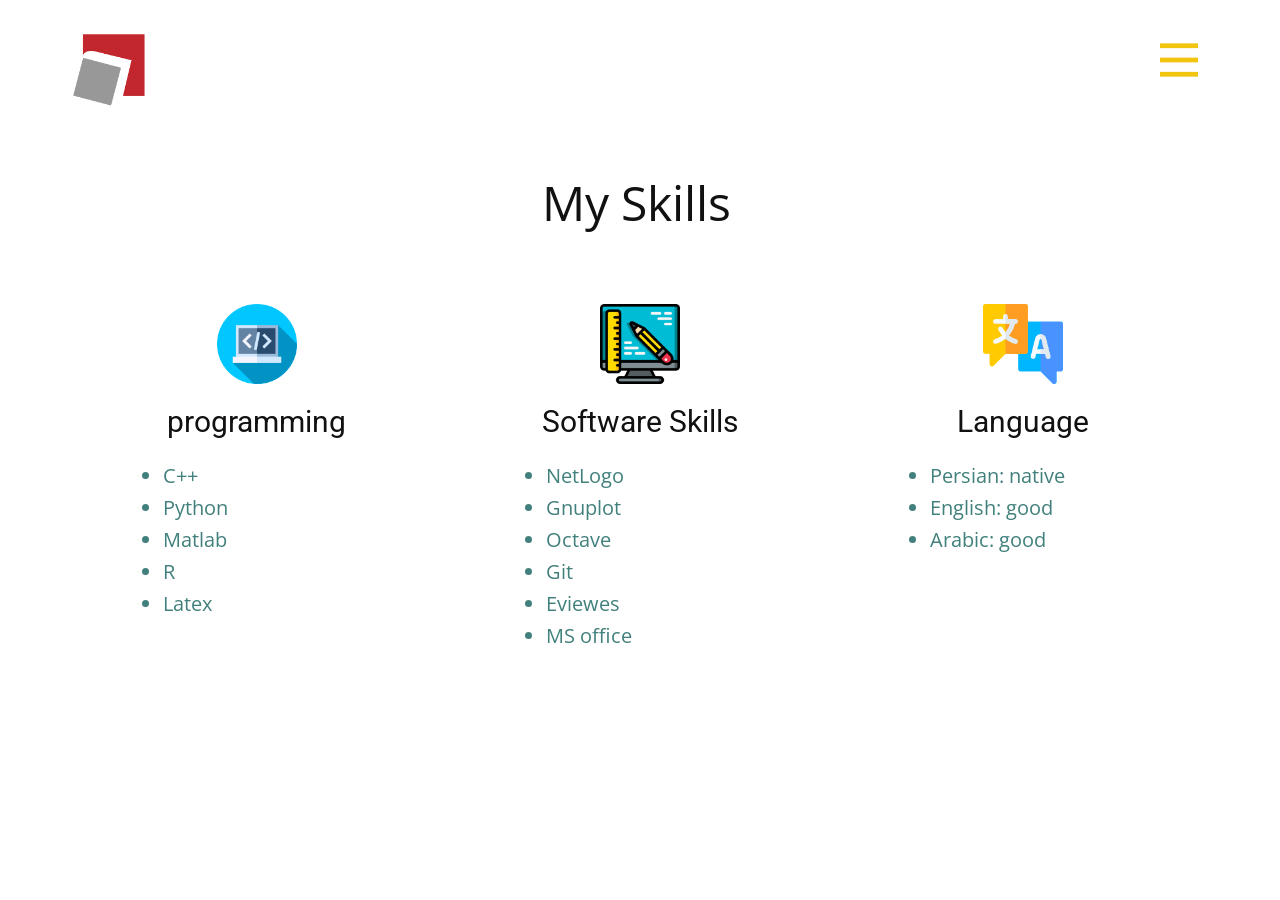
<file: my_skills.html>
<!DOCTYPE html>
<html style="font-size: 16px;" lang="en">
<head>
    <meta name="viewport" content="width=device-width, initial-scale=1.0">
    <meta charset="utf-8">
    <meta name="keywords" content="C​ontact Me">
    <meta name="description" content="">
    <title>Sajjad Hajian | My Skills</title>
    <link rel="stylesheet" href="style/nicepage.css" media="screen">
    <link rel="stylesheet" href="style/My-Skills.css" media="screen">
    <script class="u-script" type="text/javascript" src="script/jquery.js" defer=""></script>
    <script class="u-script" type="text/javascript" src="script/nicepage.js" defer=""></script>
    <link id="u-theme-google-font" rel="stylesheet"
          href="https://fonts.googleapis.com/css?family=Roboto:100,100i,300,300i,400,400i,500,500i,700,700i,900,900i|Open+Sans:300,300i,400,400i,500,500i,600,600i,700,700i,800,800i">


    <script type="application/ld+json">{
        "@context": "http://schema.org",
        "@type": "Organization",
        "name": "",
        "logo": "images/iasbs_logo.png"
    }</script>
    <meta name="theme-color" content="#478ac9">
    <meta property="og:title" content="My Skills">
    <meta property="og:type" content="website">
</head>
<body class="u-body u-xl-mode" data-lang="en">
<header class="u-header" id="sec-ec5f" data-animation-name="" data-animation-duration="0" data-animation-delay="0"
        data-animation-direction="">
    <div class="u-clearfix u-sheet u-sheet-1">
        <a href="https://nicepage.com" class="u-image u-logo u-image-1" data-image-width="2163"
           data-image-height="2194">
            <img src="images/iasbs_logo.png" class="u-logo-image u-logo-image-1" data-image-width="80">
        </a>
        <nav data-position="" class="u-align-right u-menu u-menu-hamburger u-offcanvas u-menu-1"
             data-responsive-from="XL">
            <div class="menu-collapse" style="font-size: 1rem; letter-spacing: 0px; font-weight: 700;">
                <a class="u-button-style u-custom-active-border-color u-custom-active-color u-custom-border u-custom-border-color u-custom-borders u-custom-color u-custom-hover-border-color u-custom-left-right-menu-spacing u-custom-padding-bottom u-custom-text-active-color u-custom-text-color u-custom-text-hover-color u-custom-top-bottom-menu-spacing u-nav-link u-text-palette-3-base"
                   href="#" style="padding: 11px 12px; font-size: calc(1em + 22px);">
                    <svg class="u-svg-link" viewBox="0 0 24 24">
                        <use xmlns:xlink="http://www.w3.org/1999/xlink" xlink:href="#menu-hamburger"></use>
                    </svg>
                    <svg class="u-svg-content" version="1.1" id="menu-hamburger" viewBox="0 0 16 16" x="0px" y="0px"
                         xmlns:xlink="http://www.w3.org/1999/xlink" xmlns="http://www.w3.org/2000/svg">
                        <g>
                            <rect y="1" width="16" height="2"></rect>
                            <rect y="7" width="16" height="2"></rect>
                            <rect y="13" width="16" height="2"></rect>
                        </g>
                    </svg>
                </a>
            </div>
            <div class="u-custom-menu u-nav-container">
                <ul class="u-nav u-spacing-20 u-unstyled u-nav-1">
                    <li class="u-nav-item"><a
                            class="u-active-white u-border-active-palette-1-base u-border-hover-palette-1-base u-button-style u-nav-link u-palette-3-base u-text-active-palette-3-base u-text-hover-palette-3-base u-text-palette-3-base"
                            href="#" style="padding: 18px 28px;">Home</a>
                    </li>
                    <li class="u-nav-item"><a
                            class="u-active-white u-border-active-palette-1-base u-border-hover-palette-1-base u-button-style u-nav-link u-palette-3-base u-text-active-palette-3-base u-text-hover-palette-3-base u-text-palette-3-base"
                            style="padding: 18px 28px;">MSc Thesis</a>
                    </li>
                    <li class="u-nav-item"><a
                            class="u-active-white u-border-active-palette-1-base u-border-hover-palette-1-base u-button-style u-nav-link u-palette-3-base u-text-active-palette-3-base u-text-hover-palette-3-base u-text-palette-3-base"
                            style="padding: 18px 28px;">Research Interests</a>
                    </li>
                    <li class="u-nav-item"><a
                            class="u-active-white u-border-active-palette-1-base u-border-hover-palette-1-base u-button-style u-nav-link u-palette-3-base u-text-active-palette-3-base u-text-hover-palette-3-base u-text-palette-3-base"
                            style="padding: 18px 28px;">My Skills</a>
                    </li>
                    <li class="u-nav-item"><a
                            class="u-active-white u-border-active-palette-1-base u-border-hover-palette-1-base u-button-style u-nav-link u-palette-3-base u-text-active-palette-3-base u-text-hover-palette-3-base u-text-palette-3-base"
                            style="padding: 18px 28px;">Contact</a>
                    </li>
                </ul>
            </div>
            <div class="u-custom-menu u-nav-container-collapse">
                <div class="u-black u-container-style u-inner-container-layout u-opacity u-opacity-95 u-sidenav">
                    <div class="u-inner-container-layout u-sidenav-overflow">
                        <div class="u-menu-close"></div>
                        <ul class="u-align-center u-nav u-popupmenu-items u-unstyled u-nav-2">
                            <li class="u-nav-item"><a class="u-button-style u-nav-link" href="home.html">Home</a>
                            </li>
                            <li class="u-nav-item"><a class="u-button-style u-nav-link" href="about_me.html">About Me</a>
                            </li>
                            <li class="u-nav-item"><a class="u-button-style u-nav-link" href="my_thesis_abstract.html">MSc Thesis</a>
                            </li>
                            <li class="u-nav-item"><a class="u-button-style u-nav-link" href="my_research_interests.html">Research Interests</a>
                            </li>
<!--                            <li class="u-nav-item"><a class="u-button-style u-nav-link" href="my_skills.html">My Skills</a>-->
<!--                            </li>-->
                            <li class="u-nav-item"><a class="u-button-style u-nav-link" href="contact.html">Contact</a>
                            </li>
                        </ul>
                    </div>
                </div>
                <div class="u-black u-menu-overlay u-opacity u-opacity-70"></div>
            </div>
        </nav>
    </div>
</header>
<section class="u-align-center u-clearfix u-section-1" id="sec-9de8">
    <div class="u-align-left u-clearfix u-sheet u-sheet-1">
        <p class="u-text u-text-1">My Skills</p>
        <div class="u-expanded-width u-list u-list-1">
            <div class="u-repeater u-repeater-1">
                <div class="u-container-style u-list-item u-repeater-item">
                    <div class="u-container-layout u-similar-container u-container-layout-1"><span
                            class="u-file-icon u-icon u-icon-1"><img src="images/code_icon.png" alt=""></span>
                        <h3 class="u-align-center u-text u-text-default u-text-2">programming</h3>
                        <ul class="u-align-left u-text u-text-palette-4-dark-2 u-text-3">
                            <li>C++</li>
                            <li>Python</li>
                            <li>Matlab</li>
                            <li>R</li>
                            <li>Latex</li>
                        </ul>
                    </div>
                </div>
                <div class="u-container-style u-list-item u-repeater-item">
                    <div class="u-container-layout u-similar-container u-container-layout-2"><span
                            class="u-file-icon u-icon u-icon-2"><img src="images/software.png" alt=""></span>
                        <h3 class="u-align-center u-text u-text-default u-text-4">Software Skills</h3>
                        <ul class="u-align-left u-text u-text-palette-4-dark-2 u-text-5">
                            <li>NetLogo</li>
                            <li>Gnuplot</li>
                            <li>Octave</li>
                            <li>Git</li>
                            <li>Eviewes</li>
                            <li>MS office</li>
                        </ul>
                    </div>
                </div>
                <div class="u-container-style u-list-item u-repeater-item">
                    <div class="u-container-layout u-similar-container u-container-layout-3"><span
                            class="u-file-icon u-icon u-icon-3"><img src="images/language.png" alt=""></span>
                        <h3 class="u-align-center u-text u-text-default u-text-6">Language</h3>
                        <ul class="u-align-left u-text u-text-palette-4-dark-2 u-text-7">
                            <li>Persian: native</li>
                            <li>English: good</li>
                            <li>Arabic: good</li>
                        </ul>
                    </div>
                </div>
            </div>
        </div>
    </div>
</section>

</body>
</html>
</file>
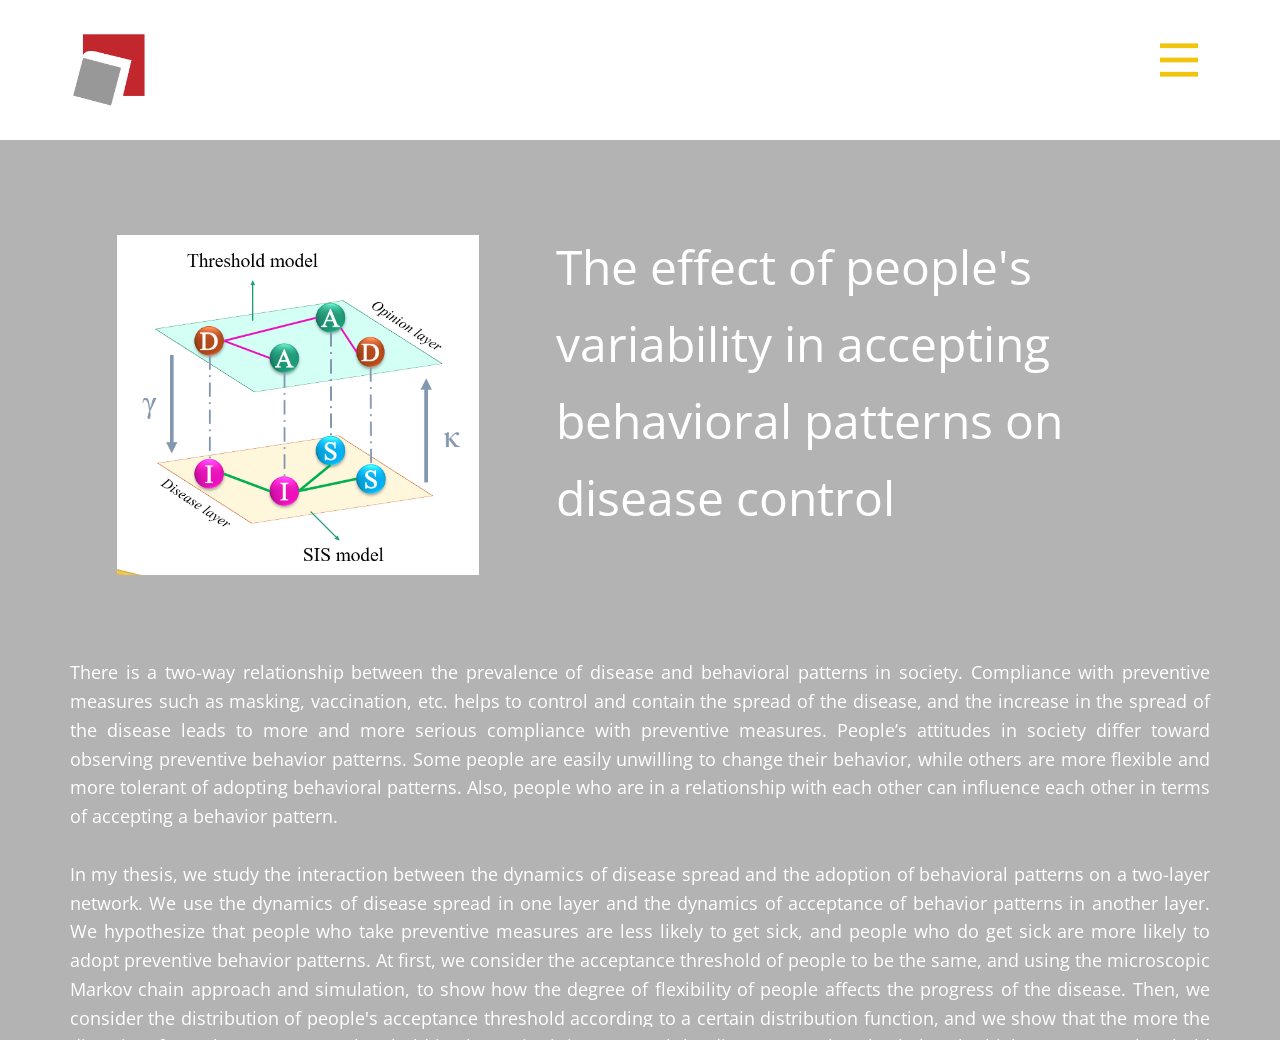
<file: my_thesis_abstract.html>
<!DOCTYPE html>
<html style="font-size: 16px;" lang="en">
<head>
    <meta name="viewport" content="width=device-width, initial-scale=1.0">
    <meta charset="utf-8">
    <meta name="keywords"
          content="The effect of people&amp;apos;s variability in accepting behavioral patterns on disease control">
    <meta name="description" content="">
    <title>Page 1</title>
    <link rel="stylesheet" href="style/nicepage.css" media="screen">
    <link rel="stylesheet" href="style/My-Thesis-Abstract.css" media="screen">
    <script class="u-script" type="text/javascript" src="script/jquery.js" defer=""></script>
    <script class="u-script" type="text/javascript" src="script/nicepage.js" defer=""></script>
    <link id="u-theme-google-font" rel="stylesheet"
          href="https://fonts.googleapis.com/css?family=Roboto:100,100i,300,300i,400,400i,500,500i,700,700i,900,900i|Open+Sans:300,300i,400,400i,500,500i,600,600i,700,700i,800,800i">


    <script type="application/ld+json">{
        "@context": "http://schema.org",
        "@type": "Organization",
        "name": "",
        "logo": "images/iasbs_logo.png"
    }</script>
    <meta name="theme-color" content="#478ac9">
    <meta property="og:title" content="Page 1">
    <meta property="og:type" content="website">
</head>
<body class="u-body u-xl-mode" data-lang="en">
<header class="u-header" id="sec-ec5f" data-animation-name="" data-animation-duration="0" data-animation-delay="0"
        data-animation-direction="">
    <div class="u-clearfix u-sheet u-sheet-1">
        <a href="https://nicepage.com" class="u-image u-logo u-image-1" data-image-width="2163"
           data-image-height="2194">
            <img src="images/iasbs_logo.png" class="u-logo-image u-logo-image-1" data-image-width="80">
        </a>
        <nav data-position="" class="u-align-right u-menu u-menu-hamburger u-offcanvas u-menu-1"
             data-responsive-from="XL">
            <div class="menu-collapse" style="font-size: 1rem; letter-spacing: 0px; font-weight: 700;">
                <a class="u-button-style u-custom-active-border-color u-custom-active-color u-custom-border u-custom-border-color u-custom-borders u-custom-color u-custom-hover-border-color u-custom-left-right-menu-spacing u-custom-padding-bottom u-custom-text-active-color u-custom-text-color u-custom-text-hover-color u-custom-top-bottom-menu-spacing u-nav-link u-text-palette-3-base"
                   href="#" style="padding: 11px 12px; font-size: calc(1em + 22px);">
                    <svg class="u-svg-link" viewBox="0 0 24 24">
                        <use xmlns:xlink="http://www.w3.org/1999/xlink" xlink:href="#menu-hamburger"></use>
                    </svg>
                    <svg class="u-svg-content" version="1.1" id="menu-hamburger" viewBox="0 0 16 16" x="0px" y="0px"
                         xmlns:xlink="http://www.w3.org/1999/xlink" xmlns="http://www.w3.org/2000/svg">
                        <g>
                            <rect y="1" width="16" height="2"></rect>
                            <rect y="7" width="16" height="2"></rect>
                            <rect y="13" width="16" height="2"></rect>
                        </g>
                    </svg>
                </a>
            </div>
            <div class="u-custom-menu u-nav-container">
                <ul class="u-nav u-spacing-20 u-unstyled u-nav-1">
                    <li class="u-nav-item"><a
                            class="u-active-white u-border-active-palette-1-base u-border-hover-palette-1-base u-button-style u-nav-link u-palette-3-base u-text-active-palette-3-base u-text-hover-palette-3-base u-text-palette-3-base"
                            href="#" style="padding: 18px 28px;">Home</a>
                    </li>
                    <li class="u-nav-item"><a
                            class="u-active-white u-border-active-palette-1-base u-border-hover-palette-1-base u-button-style u-nav-link u-palette-3-base u-text-active-palette-3-base u-text-hover-palette-3-base u-text-palette-3-base"
                            style="padding: 18px 28px;">MSc Thesis</a>
                    </li>
                    <li class="u-nav-item"><a
                            class="u-active-white u-border-active-palette-1-base u-border-hover-palette-1-base u-button-style u-nav-link u-palette-3-base u-text-active-palette-3-base u-text-hover-palette-3-base u-text-palette-3-base"
                            style="padding: 18px 28px;">Research Interests</a>
                    </li>
                    <li class="u-nav-item"><a
                            class="u-active-white u-border-active-palette-1-base u-border-hover-palette-1-base u-button-style u-nav-link u-palette-3-base u-text-active-palette-3-base u-text-hover-palette-3-base u-text-palette-3-base"
                            style="padding: 18px 28px;">My Skills</a>
                    </li>
                    <li class="u-nav-item"><a
                            class="u-active-white u-border-active-palette-1-base u-border-hover-palette-1-base u-button-style u-nav-link u-palette-3-base u-text-active-palette-3-base u-text-hover-palette-3-base u-text-palette-3-base"
                            style="padding: 18px 28px;">Contact</a>
                    </li>
                </ul>
            </div>
            <div class="u-custom-menu u-nav-container-collapse">
                <div class="u-black u-container-style u-inner-container-layout u-opacity u-opacity-95 u-sidenav">
                    <div class="u-inner-container-layout u-sidenav-overflow">
                        <div class="u-menu-close"></div>
                        <ul class="u-align-center u-nav u-popupmenu-items u-unstyled u-nav-2">
                            <li class="u-nav-item"><a class="u-button-style u-nav-link" href="home.html">Home</a>
                            </li>
                            <li class="u-nav-item"><a class="u-button-style u-nav-link" href="about_me.html">About Me</a>
                            </li>
<!--                            <li class="u-nav-item"><a class="u-button-style u-nav-link" href="my_thesis_abstract.html">MSc Thesis</a>-->
<!--                            </li>-->
                            <li class="u-nav-item"><a class="u-button-style u-nav-link" href="my_research_interests.html">Research Interests</a>
                            </li>
                            <li class="u-nav-item"><a class="u-button-style u-nav-link" href="my_skills.html">My Skills</a>
                            </li>
                            <li class="u-nav-item"><a class="u-button-style u-nav-link" href="contact.html">Contact</a>
                            </li>
                        </ul>
                    </div>
                </div>
                <div class="u-black u-menu-overlay u-opacity u-opacity-70"></div>
            </div>
        </nav>
    </div>
</header>
<section class="u-carousel u-slide u-block-9e5c-1" id="carousel_e876" data-interval="5000" data-u-ride="carousel">
    <ol class="u-absolute-hcenter u-carousel-indicators u-block-9e5c-2">
        <li data-u-target="#carousel_e876" class="u-active u-grey-30" data-u-slide-to="0"></li>
    </ol>
    <div class="u-carousel-inner" role="listbox">
        <div class="u-active u-align-left u-carousel-item u-clearfix u-grey-30 u-section-1-1">
            <div class="u-clearfix u-sheet u-sheet-1">
                <div class="u-clearfix u-expanded-width u-layout-wrap u-layout-wrap-1">
                    <div class="u-layout">
                        <div class="u-layout-row">
                            <div class="u-container-style u-layout-cell u-size-24 u-layout-cell-1">
                                <div class="u-container-layout u-container-layout-1">
                                    <img class="u-image u-image-contain u-image-1"
                                         src="images/ice_multiplex.png" data-image-width="576"
                                         data-image-height="541">
                                </div>
                            </div>
                            <div class="u-align-left u-container-style u-layout-cell u-size-36 u-layout-cell-2">
                                <div class="u-container-layout u-container-layout-2">
                                    <p class="u-text u-text-default u-text-1"> The effect of people's variability in
                                        accepting behavioral patterns on disease control</p>
                                </div>
                            </div>
                        </div>
                    </div>
                </div>
                <p class="u-align-justify u-text u-text-body-alt-color u-text-default u-text-2"> There is a two-way
                    relationship between the prevalence of disease and behavioral patterns in society. Compliance with
                    preventive measures such as masking, vaccination, etc. helps to control and contain the spread of
                    the disease, and the increase in the spread of the disease leads to more and more serious compliance
                    with preventive measures. People’s attitudes in society differ toward observing preventive behavior
                    patterns. Some people are easily unwilling to change their behavior, while others are more flexible
                    and more tolerant of adopting behavioral patterns. Also, people who are in a relationship with each
                    other can influence each other in terms of accepting a behavior pattern.<br>
                    <br>In my thesis, we study the interaction between the dynamics of disease spread and the adoption
                    of behavioral patterns on a two-layer network. We use the dynamics of disease spread in one layer
                    and the dynamics of acceptance of behavior patterns in another layer. We hypothesize that people who
                    take preventive measures are less likely to get sick, and people who do get sick are more likely to
                    adopt preventive behavior patterns. At first, we consider the acceptance threshold of people to be
                    the same, and using the microscopic Markov chain approach and simulation, to show how the degree of
                    flexibility of people affects the progress of the disease. Then, we consider the distribution of
                    people's acceptance threshold according to a certain distribution function, and we show that the
                    more the diversity of people's acceptance threshold is, the easier it is to control the disease. We
                    also check that the high acceptance threshold for important vertices with high centrality has an
                    increasing effect on the spread of the disease. In the following, we will examine the effect of the
                    presence of fanatics and show that the high population fraction of these people in society has a
                    destructive effect on the control of the disease. In the end, we consider the acceptance threshold
                    of people as dependent on the epidemic level of the disease, so that with the increase in the number
                    of cases, people will more easily accept the behavioral patterns. We show that increasing people's
                    sensitivity to the level of the epidemic will have a greater effect on controlling the disease.
                </p>
            </div>
        </div>
    </div>
    <a class="u-absolute-vcenter u-carousel-control u-carousel-control-prev u-text-grey-30 u-block-9e5c-3"
       href="#carousel_e876" role="button" data-u-slide="prev">
        <span aria-hidden="true">
          <svg class="u-svg-link" viewBox="0 0 477.175 477.175"><path d="M145.188,238.575l215.5-215.5c5.3-5.3,5.3-13.8,0-19.1s-13.8-5.3-19.1,0l-225.1,225.1c-5.3,5.3-5.3,13.8,0,19.1l225.1,225
                    c2.6,2.6,6.1,4,9.5,4s6.9-1.3,9.5-4c5.3-5.3,5.3-13.8,0-19.1L145.188,238.575z"></path></svg>
        </span>
        <span class="sr-only">Previous</span>
    </a>
    <a class="u-absolute-vcenter u-carousel-control u-carousel-control-next u-text-grey-30 u-block-9e5c-4"
       href="#carousel_e876" role="button" data-u-slide="next">
        <span aria-hidden="true">
          <svg class="u-svg-link" viewBox="0 0 477.175 477.175"><path d="M360.731,229.075l-225.1-225.1c-5.3-5.3-13.8-5.3-19.1,0s-5.3,13.8,0,19.1l215.5,215.5l-215.5,215.5
                    c-5.3,5.3-5.3,13.8,0,19.1c2.6,2.6,6.1,4,9.5,4c3.4,0,6.9-1.3,9.5-4l225.1-225.1C365.931,242.875,365.931,234.275,360.731,229.075z"></path></svg>
        </span>
        <span class="sr-only">Next</span>
    </a>
</section>

</body>
</html>
</file>
